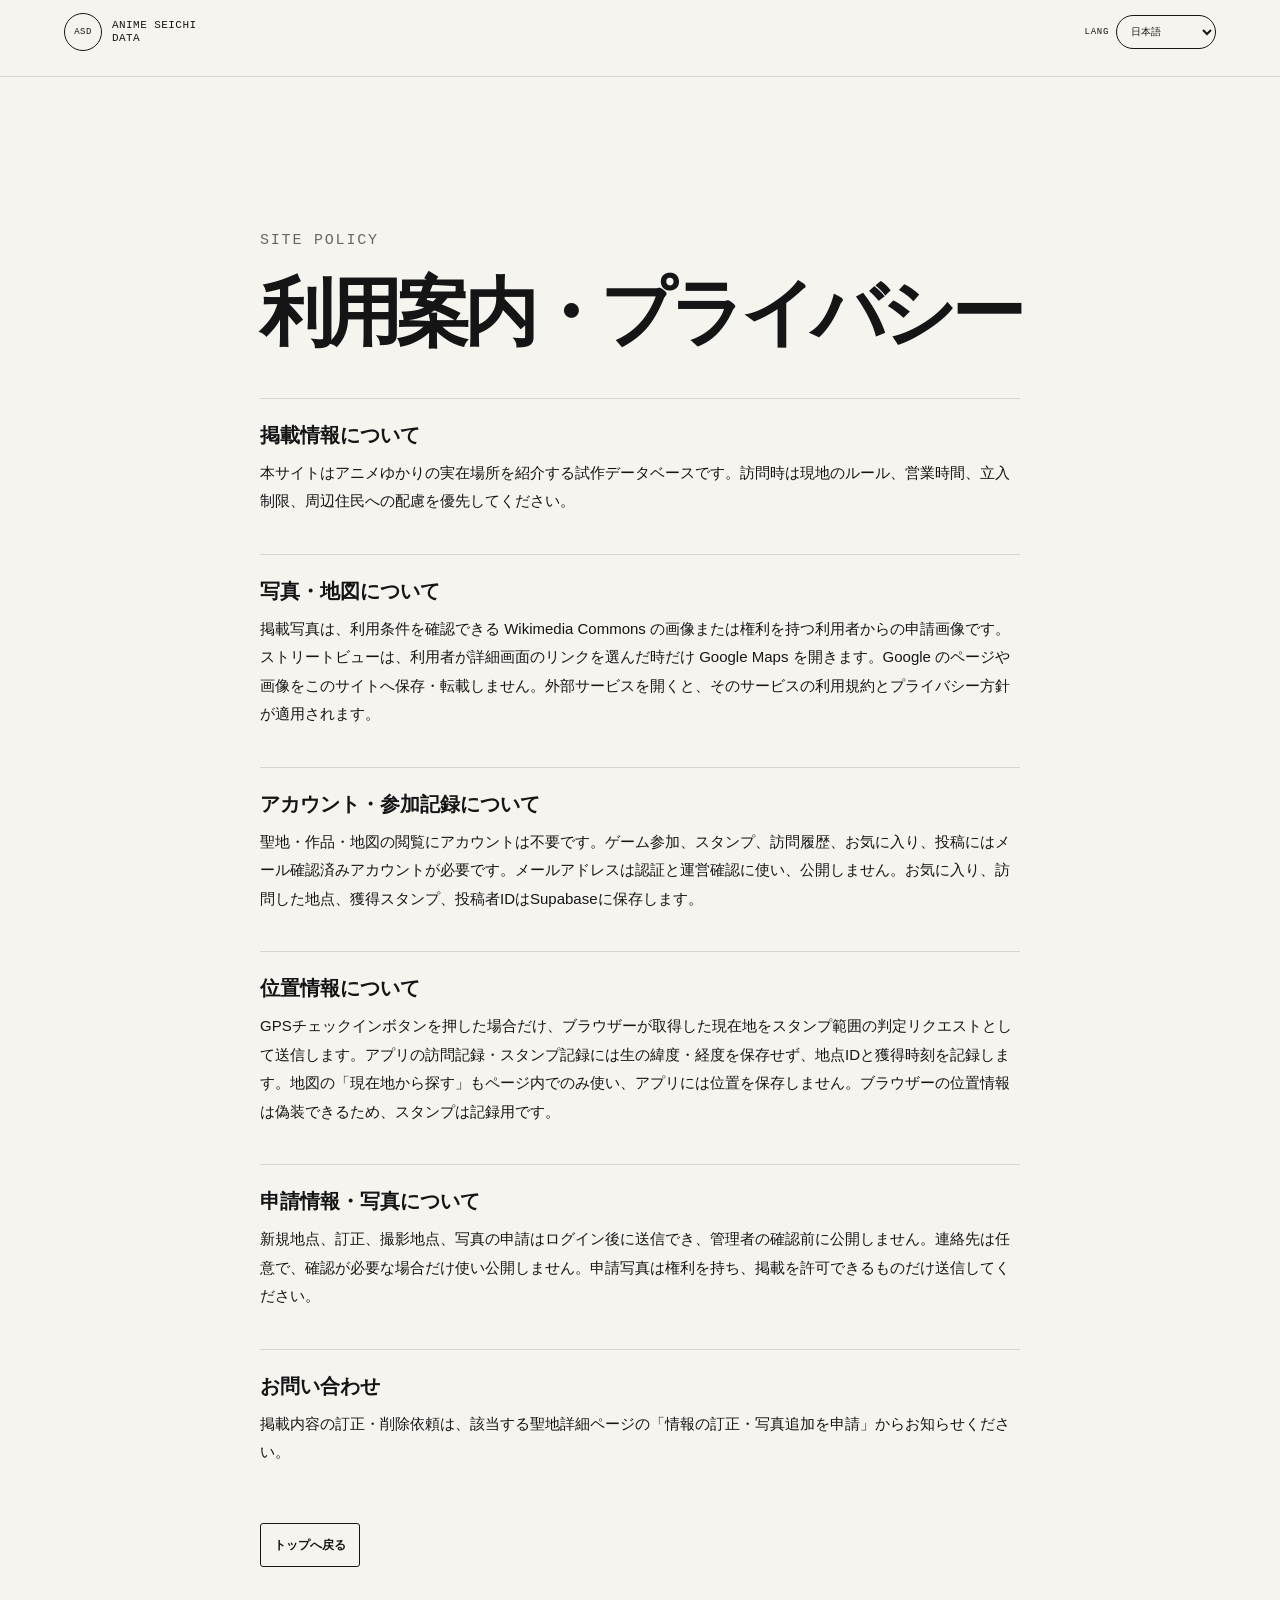
<file: privacy.html>
<!doctype html>
<html lang="ja">
  <head>
    <meta charset="UTF-8" />
    <meta name="viewport" content="width=device-width, initial-scale=1.0" />
    <meta name="description" content="ANIME SEICHI DATA site guide and privacy information" />
    <title>利用案内・プライバシー | ANIME SEICHI DATA</title>
    <link rel="stylesheet" href="styles.css?v=20261003-game-v1" />
  </head>
  <body>
    <header class="site-header"><div class="header-top"><a class="brand" href="index.html" aria-label="ホームへ" data-privacy-home><span class="brand-mark">ASD</span><span>ANIME SEICHI<br />DATA</span></a><label class="language-control"><span>LANG</span><select id="privacyLanguage" aria-label="言語を選択"><option value="ja">日本語</option><option value="en">English</option></select></label></div></header>
    <main class="legal-page">
      <p class="eyebrow">SITE POLICY</p>
      <div data-privacy-language="ja">
        <h1>利用案内・プライバシー</h1>
        <section><h2>掲載情報について</h2><p>本サイトはアニメゆかりの実在場所を紹介する試作データベースです。訪問時は現地のルール、営業時間、立入制限、周辺住民への配慮を優先してください。</p></section>
        <section><h2>写真・地図について</h2><p>掲載写真は、利用条件を確認できる Wikimedia Commons の画像または権利を持つ利用者からの申請画像です。ストリートビューは、利用者が詳細画面のリンクを選んだ時だけ Google Maps を開きます。Google のページや画像をこのサイトへ保存・転載しません。外部サービスを開くと、そのサービスの利用規約とプライバシー方針が適用されます。</p></section>
        <section><h2>アカウント・参加記録について</h2><p>聖地・作品・地図の閲覧にアカウントは不要です。ゲーム参加、スタンプ、訪問履歴、お気に入り、投稿にはメール確認済みアカウントが必要です。メールアドレスは認証と運営確認に使い、公開しません。お気に入り、訪問した地点、獲得スタンプ、投稿者IDはSupabaseに保存します。</p></section>
        <section><h2>位置情報について</h2><p>GPSチェックインボタンを押した場合だけ、ブラウザーが取得した現在地をスタンプ範囲の判定リクエストとして送信します。アプリの訪問記録・スタンプ記録には生の緯度・経度を保存せず、地点IDと獲得時刻を記録します。地図の「現在地から探す」もページ内でのみ使い、アプリには位置を保存しません。ブラウザーの位置情報は偽装できるため、スタンプは記録用です。</p></section>
        <section><h2>申請情報・写真について</h2><p>新規地点、訂正、撮影地点、写真の申請はログイン後に送信でき、管理者の確認前に公開しません。連絡先は任意で、確認が必要な場合だけ使い公開しません。申請写真は権利を持ち、掲載を許可できるものだけ送信してください。</p></section>
        <section><h2>お問い合わせ</h2><p>掲載内容の訂正・削除依頼は、該当する聖地詳細ページの「情報の訂正・写真追加を申請」からお知らせください。</p></section>
        <p><a class="map-link" href="index.html">トップへ戻る</a></p>
      </div>
      <div data-privacy-language="en" hidden>
        <h1>Site Guide &amp; Privacy</h1>
        <section><h2>About listed locations</h2><p>This prototype database introduces real-world places connected to anime. When visiting, follow local rules, opening hours, and access restrictions, and respect nearby residents.</p></section>
        <section><h2>Photos &amp; maps</h2><p>Photos come from Wikimedia Commons images whose reuse terms have been checked or from submissions by rights holders. Street View opens Google Maps only when a visitor selects its link in a location detail. This site does not store or republish Google pages or images. External services are governed by their own terms and privacy policies.</p></section>
        <section><h2>Accounts &amp; participation records</h2><p>You can browse locations, anime, and maps without an account. A confirmed email account is required for game participation, stamps, visit history, favorites, and submissions. Your email is used for authentication and verification and is not published. Favorites, visited location IDs, collected stamps, and a submitter ID are stored in Supabase.</p></section>
        <section><h2>Location data</h2><p>When you press the check-in button, your browser location is sent in a request to check the stamp area. The app does not store raw latitude and longitude in visit or stamp records; it records only the place ID and stamp time. The map's nearby search uses your location only on the page and does not save it to the app. Browser location can be spoofed, so stamps are records for fun.</p></section>
        <section><h2>Submissions &amp; photos</h2><p>New locations, corrections, viewpoints, and photos can be submitted after login. They are not published before admin review. Contact details are optional, used only when verification is needed, and never published. Submit only photos you have the right to share and have authorized for publication.</p></section>
        <section><h2>Contact</h2><p>To request a correction or removal, use “Submit a correction or photo” on the relevant location details page.</p></section>
        <p><a class="map-link" href="index.html">Back to home</a></p>
      </div>
    </main>
    <script>
      const languageSelect = document.querySelector("#privacyLanguage");
      const pageTitle = { ja:"利用案内・プライバシー | ANIME SEICHI DATA", en:"Site Guide & Privacy | ANIME SEICHI DATA" };
      const renderLanguage = (language) => {
        const selected = language === "en" ? "en" : "ja";
        document.documentElement.lang = selected;
        languageSelect.value = selected;
        document.title = pageTitle[selected];
        document.querySelectorAll("[data-privacy-language]").forEach((section) => { section.hidden = section.dataset.privacyLanguage !== selected; });
        document.querySelector("[data-privacy-home]").setAttribute("aria-label", selected === "en" ? "Go to home" : "ホームへ");
        languageSelect.setAttribute("aria-label", selected === "en" ? "Select language" : "言語を選択");
      };
      renderLanguage(localStorage.getItem("anime-seichi-language") || "ja");
      languageSelect.addEventListener("change", () => { localStorage.setItem("anime-seichi-language", languageSelect.value); renderLanguage(languageSelect.value); });
    </script>
  </body>
</html>
</file>
<file: styles.css>
:root { --ink:#151515; --paper:#f6f4ef; --line:#d8d5cc; --orange:#ff6b35; --blue:#6b8cff; --yellow:#eabf28; --green:#47a87a; --red:#e75353; --purple:#9d70d6; }
* { box-sizing:border-box; }
html { scroll-behavior:smooth; }
body { margin:0; background:var(--paper); color:var(--ink); font-family:"Noto Sans JP",sans-serif; }
button,input { font:inherit; }
button { cursor:pointer; }
.site-header { height:76px; padding:0 5vw; display:flex; align-items:center; justify-content:space-between; border-bottom:1px solid var(--line); background:rgba(246,244,239,.92); position:sticky; top:0; z-index:10; backdrop-filter:blur(12px); }
.brand { display:flex; align-items:center; gap:10px; color:inherit; font-family:"DM Mono",monospace; font-size:11px; font-weight:500; line-height:1.18; text-decoration:none; letter-spacing:.04em; }
.brand-mark { display:grid; place-items:center; width:38px; height:38px; border:1.5px solid var(--ink); border-radius:50%; font-size:9px; }
nav { display:flex; gap:28px; margin-left:auto; margin-right:35px; } nav a { color:inherit; font-size:13px; text-decoration:none; } nav a:hover { text-decoration:underline; }
.menu-button { border:0; background:var(--ink); color:#fff; border-radius:999px; padding:10px 15px; font:500 10px "DM Mono",monospace; letter-spacing:.09em; }
.hero { min-height:580px; padding:100px 12vw 86px; position:relative; overflow:hidden; border-bottom:1px solid var(--line); background:radial-gradient(circle at 79% 44%,#ece4d3 0 20%,transparent 20.2%),var(--paper); }
.eyebrow { margin:0 0 20px; font:500 11px "DM Mono",monospace; letter-spacing:.12em; color:#69665e; }
h1,h2,h3,p { margin-top:0; } h1 { max-width:800px; margin-bottom:25px; font-size:clamp(48px,7.4vw,100px); font-weight:800; letter-spacing:-.09em; line-height:1.05; } h1 em,h2 em { color:var(--orange); font-style:normal; }
.hero-copy { max-width:440px; font-size:15px; line-height:2; }
.primary-button { display:inline-flex; gap:25px; align-items:center; margin-top:18px; padding:15px 18px; border-radius:4px; background:var(--ink); color:white; font-weight:600; font-size:13px; text-decoration:none; } .primary-button > span:last-child { font-size:19px; }
.hero-orbit { display:grid; place-items:center; width:260px; height:260px; border:1px solid var(--ink); border-radius:50%; position:absolute; right:12vw; top:170px; transform:rotate(-15deg); } .hero-orbit:before,.hero-orbit:after { content:""; position:absolute; inset:17px; border:1px solid #aaa69b; border-radius:50%; } .hero-orbit:after { inset:58px; border-color:var(--orange); } .hero-orbit span { font:500 13px/1.4 "DM Mono",monospace; text-align:center; letter-spacing:.1em; }
.stats { display:grid; grid-template-columns:repeat(4,1fr); border-bottom:1px solid var(--line); } .stats div { padding:30px 5vw; border-right:1px solid var(--line); } .stats div:last-child { border:0; } .stats strong { display:block; font:500 38px "DM Mono",monospace; letter-spacing:-.08em; } .stats span { font-size:12px; color:#68655e; }
.explore { padding:105px 5vw 120px; max-width:1480px; margin:auto; } .section-heading h2,.method h2 { font-size:clamp(35px,4vw,58px); margin-bottom:12px; letter-spacing:-.08em; line-height:1.15; } .section-heading > p:last-child { color:#66635b; font-size:14px; }
.search-panel { display:flex; flex-direction:column; gap:14px; margin:40px 0 14px; align-items:stretch; } .search-box { width:100%; height:68px; display:flex; align-items:center; gap:14px; padding:0 22px; border:1px solid var(--ink); border-radius:4px; background:#fff; cursor:text; } .search-box:focus-within { outline:3px solid #ffba9f; outline-offset:2px; }.search-box span { font-size:32px; line-height:1; transform:rotate(-20deg); } .search-box input { width:100%; min-width:0; border:0; outline:0; background:transparent; color:var(--ink); caret-color:var(--orange); -webkit-text-fill-color:var(--ink); font-size:16px; font-weight:500; }.search-box input::placeholder { color:#827e75; opacity:1; }
.filter-controls { display:grid; grid-template-columns:1fr 1fr 1fr auto; gap:10px; align-items:end; }.filter-controls label { display:grid; gap:6px; color:#5f5b53; font-size:11px; font-weight:700; }.filter-controls select,.filter-controls input { width:100%; min-height:44px; padding:10px 12px; border:1px solid var(--line); border-radius:4px; background:#fff; color:var(--ink); font:13px "Noto Sans JP",sans-serif; }.filter-controls select { cursor:pointer; }.filter-controls select:focus,.filter-controls input:focus { outline:2px solid #ffba9f; outline-offset:1px; border-color:var(--orange); }.work-filter { position:relative; }.work-input-wrap { display:block; position:relative; }.work-input-wrap input { padding-right:42px; }.work-suggestions-toggle { display:grid; place-items:center; width:38px; height:38px; position:absolute; top:3px; right:3px; border:0; background:transparent; color:var(--ink); font-size:18px; }.work-suggestions { display:grid; width:100%; max-height:210px; position:absolute; z-index:5; top:100%; left:0; overflow-y:auto; border:1px solid var(--ink); border-radius:4px; background:#fff; box-shadow:4px 5px 0 #2222; }.work-suggestions[hidden] { display:none!important; }.work-suggestions button { padding:10px 12px; border:0; border-bottom:1px solid var(--line); background:#fff; color:var(--ink); font:13px "Noto Sans JP",sans-serif; text-align:left; }.work-suggestions button:last-child { border-bottom:0; }.work-suggestions button:hover { background:#ffeadf; }.filter-reset { min-height:44px; padding:0 14px; border:1px solid var(--ink); border-radius:4px; background:transparent; color:var(--ink); font-size:12px; font-weight:700; white-space:nowrap; }.filter-reset:hover { background:var(--ink); color:#fff; }
.result-status { margin:0 0 18px; font:12px "DM Mono",monospace; color:#77736a; }.place-grid { display:grid; grid-template-columns:repeat(3,1fr); gap:12px; }.place-card { min-height:245px; padding:20px; position:relative; text-align:left; color:var(--ink); border:1px solid var(--ink); border-radius:4px; background:#fff; overflow:hidden; animation:rise .4s both; animation-delay:var(--delay); transition:transform .2s,box-shadow .2s; }.place-card:hover { transform:translate(-3px,-3px); box-shadow:5px 5px 0 var(--ink); }.place-card:after { content:""; width:145px; height:145px; position:absolute; right:-54px; bottom:-62px; border:1px solid currentColor; border-radius:48% 52% 60% 40%; opacity:.23; }.place-card.orange { background:#ffeadf; }.place-card.blue { background:#e8edff; }.place-card.yellow { background:#fff5c7; }.place-card.green { background:#e2f2e8; }.place-card.red { background:#fee4e4; }.place-card.purple { background:#f0e7fb; }.card-number,.card-location,.card-work { display:block; position:relative; z-index:1; }.card-number { font:11px "DM Mono",monospace; }.card-location { margin-top:67px; color:#68655d; font-size:11px; }.place-card strong { display:block; position:relative; z-index:1; margin:5px 0; font-size:22px; letter-spacing:-.06em; }.card-work { font-size:12px; }.card-arrow { display:grid; place-items:center; width:31px; height:31px; position:absolute; right:18px; bottom:17px; border:1px solid var(--ink); border-radius:50%; font-size:18px; }.empty-state { grid-column:1/-1; padding:35px; border:1px dashed var(--line); color:#77736a; text-align:center; }
.filter-controls label:not(.work-filter) { position:relative; }.filter-controls label:not(.work-filter)::after,.work-suggestions-toggle::before { content:""; width:7px; height:7px; border-right:1.5px solid currentColor; border-bottom:1.5px solid currentColor; transform:rotate(45deg); pointer-events:none; }.filter-controls label:not(.work-filter)::after { position:absolute; right:16px; bottom:18.5px; }.filter-controls select { appearance:none; -webkit-appearance:none; padding-right:42px; }.work-suggestions-toggle { width:39px; height:44px; top:0; right:0; font-size:0; }.work-suggestions-toggle::before { display:block; position:relative; top:5px; }.work-suggestions-toggle[aria-expanded="true"]::before { transform:rotate(225deg); }
.submission { display:grid; grid-template-columns:.85fr 1.15fr; gap:9vw; padding:105px 10vw; border-top:1px solid var(--line); background:#eae7df; }.submission h2 { margin-bottom:20px; font-size:clamp(36px,4vw,58px); letter-spacing:-.08em; line-height:1.15; }.submission h2 em { color:var(--orange); font-style:normal; }.submission-intro > p { max-width:390px; font-size:14px; line-height:1.9; }.submission-disclaimer { margin-top:24px; color:#716d64; font-size:11px!important; }.submission-form { display:grid; grid-template-columns:1fr 1fr; gap:16px; align-content:start; }.submission-form label { display:grid; gap:7px; color:#4c4942; font-size:11px; font-weight:600; }.submission-form input,.submission-form textarea,.submission-form select { width:100%; padding:12px; border:1px solid #aaa69b; border-radius:3px; background:#f8f6f0; color:var(--ink); font:13px "Noto Sans JP",sans-serif; resize:vertical; }.submission-form select { min-height:45px; cursor:pointer; }.submission-form input:focus,.submission-form textarea:focus,.submission-form select:focus { outline:2px solid var(--orange); outline-offset:1px; border-color:var(--orange); }.form-wide { grid-column:1/-1; }.submit-button { display:flex; align-items:center; justify-content:space-between; padding:15px 17px; border:0; border-radius:3px; background:var(--ink); color:#fff; font-size:13px; font-weight:700; }.submit-button span { font-size:20px; }.form-status { min-height:20px; margin:0; color:#1d6b4b; font-size:12px; line-height:1.6; }
.method { display:grid; grid-template-columns:1fr 1fr; gap:10vw; padding:110px 10vw; background:var(--ink); color:#f8f6f0; }.method .eyebrow { color:#c9c5bb; }.method h2 { font-size:clamp(38px,4.8vw,70px); }.method-content > p { max-width:500px; line-height:2; color:#d3d0c8; }.grade-list { margin-top:34px; border-top:1px solid #57544d; }.grade-list article { display:flex; gap:18px; padding:18px 0; border-bottom:1px solid #57544d; }.grade-list b { display:grid; flex:0 0 auto; place-items:center; width:31px; height:31px; border-radius:50%; background:var(--orange); color:var(--ink); font:500 14px "DM Mono",monospace; }.grade-list h3 { margin:0 0 4px; font-size:14px; }.grade-list p { margin:0; color:#c9c5bb; font-size:12px; }
footer { display:flex; justify-content:space-between; padding:23px 5vw; font:10px "DM Mono",monospace; color:#6e6a62; }.place-dialog { width:min(700px,calc(100% - 28px)); padding:42px; border:0; border-radius:6px; background:var(--paper); color:var(--ink); box-shadow:0 20px 80px #0005; }.place-dialog::backdrop { background:#171717aa; backdrop-filter:blur(3px); }.dialog-close { width:36px; height:36px; position:absolute; top:16px; right:16px; border:1px solid var(--ink); border-radius:50%; background:transparent; color:var(--ink); font-size:0; }.dialog-close::before,.dialog-close::after { content:""; width:18px; height:2px; position:absolute; top:50%; left:50%; border-radius:2px; background:currentColor; transform-origin:center; }.dialog-close::before { transform:translate(-50%,-50%) rotate(45deg); }.dialog-close::after { transform:translate(-50%,-50%) rotate(-45deg); }.dialog-title-row { display:flex; justify-content:space-between; gap:20px; }.dialog-place { margin:0; font-size:12px; color:#68655e; }.dialog-title-row h2 { margin:4px 0 25px; font-size:36px; letter-spacing:-.07em; }.dialog-title-row .grade { position:static; align-self:start; margin-top:7px; }.grade small { font:10px "Noto Sans JP",sans-serif; }.detail-grid { display:grid; grid-template-columns:1fr 1fr; border-top:1px solid var(--line); }.detail-grid div { min-height:70px; padding:14px 8px; border-bottom:1px solid var(--line); }.detail-grid div:nth-child(odd) { border-right:1px solid var(--line); }.detail-grid .wide { grid-column:1/-1; border-right:0!important; }.detail-grid dt { margin-bottom:6px; color:#716d64; font:10px "DM Mono",monospace; }.detail-grid dd { margin:0; font-size:13px; line-height:1.6; }.checked { margin:0; color:#77736b; font:10px "DM Mono",monospace; }
@keyframes rise { from { opacity:0; transform:translateY(10px); } to { opacity:1; transform:translateY(0); } }
.map-link { display:inline-flex; margin-top:18px; padding:10px 13px; border:1px solid var(--ink); border-radius:3px; color:var(--ink); font-size:12px; font-weight:600; text-decoration:none; }.map-link:hover { background:var(--ink); color:#fff; }
.work-details { margin:24px 0 14px; border-top:1px solid var(--line); border-bottom:1px solid var(--line); }.work-details summary { padding:15px 2px; cursor:pointer; font-size:13px; font-weight:700; }.work-details dl { display:grid; grid-template-columns:1fr 1fr; margin:0; }.work-details dl div { padding:11px 7px; border-top:1px solid var(--line); }.work-details dt { margin-bottom:4px; color:#716d64; font:10px "DM Mono",monospace; }.work-details dd { margin:0; font-size:12px; line-height:1.6; }
.admin-body { min-height:100vh; background:var(--paper); }.admin-main { width:min(1040px,calc(100% - 40px)); margin:0 auto; padding:80px 0; }.admin-login { max-width:510px; padding:34px; border:1px solid var(--ink); border-radius:4px; background:#fff; }.admin-login h1,.admin-dashboard h1 { margin-bottom:11px; font-size:clamp(38px,5vw,62px); letter-spacing:-.08em; }.admin-login > p:not(.eyebrow) { color:#67635b; font-size:13px; line-height:1.8; }.auth-form { display:grid; gap:16px; margin-top:28px; }.auth-form label,.submission-item label { display:grid; gap:7px; font-size:11px; font-weight:700; }.auth-form input,.submission-item textarea { width:100%; padding:12px; border:1px solid #aaa69b; border-radius:3px; background:#fff; font:14px "Noto Sans JP",sans-serif; }.auth-form > div { display:flex; gap:10px; }.secondary-button { padding:11px 14px; border:1px solid var(--ink); border-radius:3px; background:transparent; color:var(--ink); font-size:12px; font-weight:700; }.admin-heading { display:flex; align-items:flex-start; justify-content:space-between; gap:20px; }.admin-tabs { display:flex; gap:8px; margin:30px 0 14px; }.admin-status { color:#716d64; font-size:12px; }.submission-list { display:grid; gap:12px; }.submission-item { padding:22px; border:1px solid var(--ink); border-radius:4px; background:#fff; }.submission-item-head { display:flex; justify-content:space-between; gap:12px; color:#716d64; font:10px "DM Mono",monospace; }.status-badge { padding:5px 8px; border-radius:3px; background:#e5e1d8; color:var(--ink); }.status-badge.approved { background:#bce6ce; }.status-badge.returned { background:#f4c7c7; }.submission-item h2 { margin:20px 0 4px; font-size:25px; letter-spacing:-.06em; }.submission-work { margin:0 0 18px; color:#67635b; font-size:12px; }.submission-item dl { display:grid; grid-template-columns:1fr 1fr; margin:0 0 17px; border-top:1px solid var(--line); }.submission-item dl div { padding:10px 7px; border-bottom:1px solid var(--line); }.submission-item dt { margin-bottom:5px; color:#716d64; font:10px "DM Mono",monospace; }.submission-item dd { margin:0; font-size:12px; line-height:1.7; }.submission-item a { color:inherit; }.review-actions { display:flex; gap:8px; margin-top:17px; }.review-actions button { padding:9px 12px; border:0; border-radius:3px; background:var(--ink); color:#fff; font-size:12px; font-weight:700; }.review-actions button:last-child { background:#9c4d4d; }.submit-button:disabled,.review-actions button:disabled { opacity:.55; cursor:not-allowed; }
.admin-page { min-height:100vh; background:var(--paper); }.admin-shell { width:min(1000px,calc(100% - 40px)); margin:0 auto; padding:50px 0 90px; }.admin-shell > .brand { margin-bottom:65px; }.admin-login { width:min(500px,100%); padding:35px; border:1px solid var(--ink); border-radius:5px; background:#fff; }.admin-login h1,.admin-panel h1 { margin-bottom:10px; font-size:40px; letter-spacing:-.08em; }.admin-login > p:not(.eyebrow) { color:#67635b; font-size:13px; }.login-form { display:grid; gap:16px; margin-top:28px; }.login-form label { display:grid; gap:7px; color:#4c4942; font-size:11px; font-weight:600; }.login-form input { padding:12px; border:1px solid #aaa69b; border-radius:3px; font:14px "Noto Sans JP",sans-serif; }.admin-panel-head { display:flex; align-items:start; justify-content:space-between; gap:20px; }.outline-button { padding:10px 13px; border:1px solid var(--ink); border-radius:3px; background:transparent; font-size:12px; }.admin-status { margin:30px 0 14px; font:12px "DM Mono",monospace; color:#67635b; }.submission-list { display:grid; gap:12px; }.submission-item { padding:22px; border:1px solid var(--ink); border-radius:4px; background:#fff; }.submission-item-head { display:flex; justify-content:space-between; align-items:center; gap:15px; }.submission-status { padding:5px 8px; border-radius:3px; background:#e5e1d8; font:10px "DM Mono",monospace; }.submission-status.approved { background:#bce6ce; }.submission-status.rejected { background:#f4c7c7; }.submission-item time { color:#716d64; font:10px "DM Mono",monospace; }.submission-item h2 { margin:20px 0 4px; font-size:25px; letter-spacing:-.06em; }.submission-work { margin:0 0 18px; color:#67635b; font-size:12px; }.submission-item dl { margin:0; }.submission-item dl div { padding:10px 0; border-top:1px solid var(--line); }.submission-item dt { margin-bottom:5px; color:#716d64; font:10px "DM Mono",monospace; }.submission-item dd { margin:0; font-size:12px; line-height:1.7; }.submission-item a { color:inherit; }.review-actions { display:flex; gap:8px; margin-top:17px; }.review-actions button { padding:9px 12px; border:1px solid var(--ink); border-radius:3px; background:var(--ink); color:#fff; font-size:12px; }.review-actions button:last-child { background:transparent; color:var(--ink); }.submit-button:disabled,.review-actions button:disabled { opacity:.55; cursor:not-allowed; }
@media (max-width:760px) { nav { display:none; }.site-header { padding:0 20px; }.hero { min-height:570px; padding:80px 24px; }.hero-orbit { width:170px; height:170px; right:-36px; bottom:30px; top:auto; }.hero-orbit span { font-size:9px; }.stats div { padding:18px 10px; }.stats strong { font-size:25px; }.stats span { font-size:10px; }.explore,.submission { padding:78px 20px; }.search-panel { align-items:stretch; flex-direction:column; }.filter-controls { grid-template-columns:1fr; }.place-grid { grid-template-columns:1fr; }.submission-form,.method { grid-template-columns:1fr; gap:35px; }.method { padding:75px 24px; } footer { gap:10px; flex-direction:column; }.place-dialog { padding:35px 20px 25px; }.dialog-title-row h2 { font-size:29px; }.detail-grid,.work-details dl { grid-template-columns:1fr; }.detail-grid div:nth-child(odd) { border-right:0; } }

/* Header search and colour modes */
.site-header { height:auto; min-height:76px; display:block; padding:0 5vw 12px; background:color-mix(in srgb, var(--paper) 92%, transparent); }
.header-top { height:64px; display:flex; align-items:center; justify-content:space-between; gap:22px; }
.header-top nav { margin-left:auto; margin-right:0; }
.theme-toggle { display:inline-flex; align-items:center; gap:7px; padding:9px 12px; border:1px solid var(--ink); border-radius:999px; background:transparent; color:var(--ink); font:500 10px "DM Mono",monospace; letter-spacing:.08em; }
.language-control { display:inline-flex; align-items:center; gap:7px; color:var(--ink); font:500 9px "DM Mono",monospace; letter-spacing:.08em; }.language-control select { min-height:34px; padding:6px 25px 6px 10px; border:1px solid var(--ink); border-radius:999px; background:var(--paper); color:var(--ink); font:500 10px "DM Mono",monospace; cursor:pointer; }
.theme-toggle:hover { background:var(--ink); color:var(--paper); }
.mobile-menu-toggle,.mobile-nav,.search-panel-toggle { display:none; }
.search-panel-toggle { display:inline-flex; align-items:center; gap:7px; padding:9px 12px; border:1px solid var(--ink); border-radius:999px; background:transparent; color:var(--ink); font:500 10px "DM Mono",monospace; letter-spacing:.04em; cursor:pointer; }
.search-panel-toggle:hover { background:var(--ink); color:var(--paper); }
.site-header.search-collapsed .header-search { display:none; }
.header-search { display:grid; grid-template-columns:minmax(230px,.9fr) minmax(540px,1.5fr); gap:12px; max-width:1480px; margin:auto; }
.header-search .search-box { height:44px; padding:0 13px; border-color:var(--line); }
.header-search .search-box span { font-size:24px; }
.header-search .search-box input { font-size:13px; }
.header-search .filter-controls { grid-template-columns:.9fr 1.15fr 1.25fr .9fr auto; }
.header-search .filter-controls select,.header-search .filter-controls input,.header-search .filter-reset { min-height:44px; }
.hero-copy,.hero h1,.hero .eyebrow,.primary-button { position:relative; z-index:1; }
.hero-copy { max-width:500px; padding:0; margin-left:0; background:transparent; }
.hero-orbit { right:7vw; top:145px; z-index:0; }
.place-photo { width:100%; height:250px; margin:0 0 24px; overflow:hidden; border:1px solid var(--line); border-radius:4px; background:#e5e3dd; }
.place-photo img { width:100%; height:100%; object-fit:cover; display:block; }
.place-photo figcaption { position:relative; margin-top:-30px; padding:6px 10px; background:#0009; color:#fff; font-size:10px; }
.scene-image { width:100%; margin:0 0 24px; overflow:hidden; border:1px solid var(--line); border-radius:4px; background:#161616; color:#fff; }
.scene-image > p { margin:0; padding:9px 12px; font:700 10px "DM Mono",monospace; letter-spacing:.1em; }
.scene-image img { width:100%; max-height:420px; object-fit:contain; display:block; background:#000; }
.scene-image figcaption { padding:8px 12px; color:#e9e9e9; font-size:11px; }
.scene-image a { color:inherit; }
.place-photo-empty { display:grid; place-content:center; gap:6px; text-align:center; color:#716d64; }
.place-photo-empty span { font:11px "DM Mono",monospace; letter-spacing:.14em; }.place-photo-empty strong { font-size:15px; }.place-photo-empty small { font-size:11px; }
.correction-panel { margin-top:24px; border-top:1px solid var(--line); }.correction-panel summary { padding:18px 0; color:var(--ink); font-size:13px; font-weight:700; cursor:pointer; }.correction-form { display:grid; gap:13px; padding:4px 0 12px; }.correction-form label { display:grid; gap:6px; color:#716d64; font-size:11px; font-weight:700; }.correction-form input,.correction-form textarea,.correction-form select { width:100%; padding:11px; border:1px solid var(--line); border-radius:3px; background:#fff; color:#151515; font:13px "Noto Sans JP",sans-serif; }.correction-form small,.submission-form small { color:#77736a; font-size:10px; font-weight:400; }.community-update { margin:20px 0; padding:15px; border-left:4px solid var(--orange); background:color-mix(in srgb,var(--orange) 10%,transparent); }.community-update strong { font-size:12px; }.community-update p { margin:6px 0 0; font-size:12px; line-height:1.7; white-space:pre-wrap; }.admin-submission-image { display:block; width:min(420px,100%); max-height:300px; margin:15px 0; border:1px solid var(--line); border-radius:4px; object-fit:cover; }.submission-target { padding:9px 11px; background:#eef3ff; color:#32435d; font-size:11px; }
body[data-theme="dark"] { --ink:#e7e9ec; --paper:#0d0f12; --line:#30343a; --orange:#78a9dc; --blue:#78a9dc; --yellow:#8ba7c2; --green:#7898b8; --red:#879db5; --purple:#8299b3; background:#0d0f12; color:#e7e9ec; color-scheme:dark; }
body[data-theme="dark"] .site-header { background:color-mix(in srgb,#0d0f12 94%,transparent); box-shadow:0 8px 24px #0005; }
body[data-theme="dark"] .hero { background:radial-gradient(circle at 79% 44%,#171b20 0 20%,transparent 20.2%),#0d0f12; }
body[data-theme="dark"] .hero-copy { background:transparent; }
body[data-theme="dark"] .hero-orbit { border-color:#555b63; color:#d8dadd; } body[data-theme="dark"] .hero-orbit:before { border-color:#30343a; } body[data-theme="dark"] .hero-orbit:after { border-color:#648eb8; }
body[data-theme="dark"] .primary-button { border:1px solid #4f7194; background:#18212b; color:#eaf2fa; box-shadow:none; font-weight:700; } body[data-theme="dark"] .primary-button:hover { background:#213142; border-color:#78a9dc; }
body[data-theme="dark"] .search-box,body[data-theme="dark"] .filter-controls select,body[data-theme="dark"] .filter-controls input,body[data-theme="dark"] .work-suggestions,body[data-theme="dark"] .work-suggestions button,body[data-theme="dark"] .language-control select { background:#15181c; color:var(--ink); border-color:#383d44; }
body[data-theme="dark"] .search-box input::placeholder,body[data-theme="dark"] .filter-controls input::placeholder { color:#858b93; } body[data-theme="dark"] .work-suggestions button:hover { background:#20262d; }
body[data-theme="dark"] .place-card,body[data-theme="dark"] .place-card.orange,body[data-theme="dark"] .place-card.blue,body[data-theme="dark"] .place-card.yellow,body[data-theme="dark"] .place-card.green,body[data-theme="dark"] .place-card.red,body[data-theme="dark"] .place-card.purple { background:#15181c; border-color:#383d44; } body[data-theme="dark"] .place-card:hover { border-color:#6f99c4; box-shadow:5px 5px 0 #050607; }
body[data-theme="dark"] .submission { background:#101216; } body[data-theme="dark"] .submission-form input,body[data-theme="dark"] .submission-form textarea,body[data-theme="dark"] .submission-form select { background:#15181c; color:var(--ink); border-color:#383d44; } body[data-theme="dark"] .place-dialog { background:#111317; color:var(--ink); } body[data-theme="dark"] .place-photo { background:#15181c; }
body[data-theme="dark"] .method { background:#08090b; color:#e7e9ec; } body[data-theme="dark"] .grade-list b { background:#78a9dc; color:#0a0c0f; }
body[data-theme="dark"] .correction-form input,body[data-theme="dark"] .correction-form textarea,body[data-theme="dark"] .correction-form select { background:#15181c; color:var(--ink); border-color:#383d44; }
body[data-theme="dark"] .eyebrow,body[data-theme="dark"] .stats span,body[data-theme="dark"] .section-heading > p:last-child,body[data-theme="dark"] .filter-controls label,body[data-theme="dark"] .result-status,body[data-theme="dark"] .card-location,body[data-theme="dark"] .submission-form label,body[data-theme="dark"] .submission-disclaimer,body[data-theme="dark"] .dialog-place,body[data-theme="dark"] .detail-grid dt,body[data-theme="dark"] .checked,body[data-theme="dark"] .work-details dt,body[data-theme="dark"] .correction-form label,body[data-theme="dark"] .place-photo-empty,body[data-theme="dark"] footer { color:#969ba2; }
body[data-theme="dark"] .theme-toggle:hover,body[data-theme="dark"] .filter-reset:hover { background:#e7e9ec; color:#0d0f12; }
body[data-theme="dark"] .menu-button,body[data-theme="dark"] .mobile-menu-toggle,body[data-theme="dark"] .submit-button { background:#1a1d22; color:#e7e9ec; border:1px solid #3b4148; } body[data-theme="dark"] .menu-button:hover,body[data-theme="dark"] .mobile-menu-toggle:hover,body[data-theme="dark"] .submit-button:hover { background:#222a33; border-color:#648eb8; }
body[data-theme="dark"] .map-link:hover { background:#e7e9ec; color:#0d0f12; }

/* Location cards */
.place-grid { grid-template-columns:repeat(4,minmax(0,1fr)); gap:18px; }
.place-card,.place-card.orange,.place-card.blue,.place-card.yellow,.place-card.green,.place-card.red,.place-card.purple { min-height:0; display:flex; flex-direction:column; padding:0; border:0; border-radius:26px; background:#fff; box-shadow:0 8px 18px #30291c15; color:#202938; overflow:hidden; }
.place-card:hover { transform:translateY(-4px); box-shadow:0 15px 28px #30291c25; }
.place-card:after { display:none; }
.place-card-photo { width:100%; height:155px; display:block; position:relative; overflow:hidden; background:#ddd8cf; }
.place-card-photo img { width:100%; height:100%; display:block; object-fit:cover; transition:transform .35s ease; }
.place-card-photo-credit { position:absolute; right:10px; bottom:9px; max-width:75%; overflow:hidden; padding:4px 6px; border-radius:3px; background:#000a; color:#fff; font:8px "DM Mono","Noto Sans JP",sans-serif; text-overflow:ellipsis; white-space:nowrap; }
.place-card:hover .place-card-photo img { transform:scale(1.035); }
.place-card-photo-empty { display:grid; place-content:center; gap:8px; background:linear-gradient(135deg,#dcd6ca,#eeeae2); color:#77736b; }
.place-card-photo-empty::before { content:""; width:55px; height:38px; margin:auto; border:1.5px solid currentColor; border-radius:3px; background:linear-gradient(145deg,transparent 47%,currentColor 48% 51%,transparent 52%),linear-gradient(35deg,transparent 44%,currentColor 45% 48%,transparent 49%); opacity:.55; }
.place-card-photo-empty > span { font:10px "DM Mono",monospace; letter-spacing:.14em; }
.place-card-photo-empty small { font-size:12px; }
.place-card-body { min-height:156px; display:flex; flex-direction:column; align-items:flex-start; padding:18px 20px; }
.place-card strong { margin:0 0 9px; color:#202938; font-size:clamp(18px,1.45vw,22px); line-height:1.3; letter-spacing:-.055em; }
.card-location { margin:0 0 9px; display:flex; align-items:flex-start; gap:7px; color:#687286; font-size:12px; line-height:1.5; }
.card-location span { flex:0 0 auto; color:#e04b4b; font-size:12px; line-height:1.8; }
.card-scene { display:-webkit-box; overflow:hidden; color:#465267; font-size:12px; line-height:1.55; text-align:left; -webkit-box-orient:vertical; -webkit-line-clamp:2; }
.card-work { margin-top:auto; padding-top:10px; color:#64738a; font:9px "DM Mono","Noto Sans JP",sans-serif; letter-spacing:.05em; }
.card-number,.card-arrow { display:none; }
body[data-theme="dark"] .place-card,body[data-theme="dark"] .place-card.orange,body[data-theme="dark"] .place-card.blue,body[data-theme="dark"] .place-card.yellow,body[data-theme="dark"] .place-card.green,body[data-theme="dark"] .place-card.red,body[data-theme="dark"] .place-card.purple { background:#15191f; border-color:transparent; box-shadow:0 8px 18px #0007; color:#e7e9ec; }
body[data-theme="dark"] .place-card:hover { border-color:transparent; box-shadow:0 15px 28px #000b; }
body[data-theme="dark"] .place-card strong { color:#eef1f5; }
body[data-theme="dark"] .card-location { color:#a9b4c3; }
body[data-theme="dark"] .card-scene { color:#c0c9d4; }
.review-actions { flex-wrap:wrap; }.review-actions button[data-action="approved"] { background:#176b45; }.review-actions button[data-action="pending"] { background:#62605a; }.review-actions button[data-action="returned"] { background:#9c4d4d; color:#fff; }.review-note { margin:10px 0 0; color:#716d64; font-size:11px; }.review-guide { margin:0 0 4px; padding:16px 18px; border-left:4px solid #62605a; background:#f1efe9; color:#38362f; }.review-guide strong { font-size:13px; }.review-guide ul { margin:8px 0 0; padding-left:18px; font-size:12px; line-height:1.75; }.review-guide b { color:#161616; }
body[data-theme="dark"] .card-work { color:#91a2b7; }
body[data-theme="dark"] .place-card-photo-empty { background:linear-gradient(135deg,#20262d,#14181e); color:#9ba8b6; }
@media (max-width:1180px) { .place-grid { grid-template-columns:repeat(3,minmax(0,1fr)); } }
@media (max-width:900px) { .place-grid { grid-template-columns:repeat(2,minmax(0,1fr)); } }
@media (max-width:760px) { .place-grid { grid-template-columns:1fr; gap:18px; }.place-card { border-radius:20px; }.place-card-photo { height:210px; }.place-card-body { min-height:176px; padding:20px 22px; }.place-card strong { font-size:22px; }.card-location,.card-scene { font-size:14px; } }
@media (max-width:1000px) { .header-search { grid-template-columns:1fr; } }
@media (min-width:761px) and (max-width:1000px) { .search-panel-toggle { padding:9px; }.search-panel-toggle #searchPanelToggleText { display:none; } }
@media (max-width:760px) { #top,#places,#submission { scroll-margin-top:74px; }.site-header { min-height:62px; padding:0 16px; }.header-top { height:62px; gap:7px; }.header-top > nav { display:none; }.brand { margin-right:auto; }.brand-mark { width:34px; height:34px; }.language-control > span { display:none; }.language-control select { width:66px; min-height:32px; padding:5px 20px 5px 8px; }.theme-toggle { padding:8px 9px; }.search-panel-toggle { display:none; }.mobile-menu-toggle { display:inline-flex; align-items:center; gap:6px; padding:8px 9px; border:1px solid var(--ink); border-radius:999px; background:var(--ink); color:var(--paper); font:500 10px "DM Mono",monospace; letter-spacing:.06em; }.site-header:not(.is-open) .header-search { display:none!important; }.site-header.is-open .header-search { display:grid!important; max-height:calc(100dvh - 62px); padding:12px 0 16px; overflow-y:auto; border-top:1px solid var(--line); }.mobile-nav { display:grid; grid-template-columns:1fr 1fr; gap:8px; order:-1; }.mobile-nav a { padding:12px; border:1px solid var(--line); border-radius:4px; color:var(--ink); font-size:12px; font-weight:700; text-align:center; text-decoration:none; }.header-search .filter-controls { grid-template-columns:1fr 1fr; }.header-search .filter-reset { grid-column:1/-1; }.hero-copy { max-width:360px; }.hero-orbit { opacity:.35; }.place-photo { height:190px; } }

/* Works index */
.works-page { min-height:100vh; background:var(--paper); }
.works-header { padding-bottom:0; }
.works-header nav a[aria-current="page"] { text-decoration:underline; text-underline-offset:7px; }
.works-main { width:min(1480px,90vw); min-height:calc(100vh - 130px); margin:0 auto; padding:130px 0 110px; }
.works-intro { display:grid; grid-template-columns:1fr minmax(300px,520px); gap:14px 60px; align-items:end; padding-bottom:45px; border-bottom:1px solid var(--line); }
.works-intro .eyebrow { grid-column:1/-1; }
.works-intro h1 { margin:0; font-size:clamp(48px,7vw,105px); letter-spacing:-.09em; line-height:.95; }
.works-intro > p:not(.eyebrow,.works-result) { max-width:580px; margin:0; color:#6e6a62; font-size:14px; line-height:1.9; }
.works-search { height:58px; display:flex; grid-column:2; align-items:center; gap:12px; padding:0 17px; border:1px solid var(--ink); border-radius:4px; background:#fff; }
.works-search span { font-size:27px; }
.works-search input { width:100%; border:0; outline:0; background:transparent; color:#151515; font:14px "Noto Sans JP",sans-serif; }
.works-result { grid-column:1/-1; margin:10px 0 0; color:#716d64; font:11px "DM Mono",monospace; }
.works-grid { display:grid; grid-template-columns:repeat(5,minmax(0,1fr)); gap:16px; padding-top:30px; }
.work-card { min-height:440px; display:flex; position:relative; flex-direction:column; align-items:flex-start; padding:0 17px 17px; border:1px solid var(--line); border-radius:5px; background:#f3f0e9; color:var(--ink); text-align:left; cursor:pointer; overflow:hidden; animation:rise .35s ease both; animation-delay:var(--delay); }
.work-card:hover { border-color:var(--ink); box-shadow:5px 5px 0 var(--ink); transform:translate(-2px,-2px); }
.work-card-art { width:calc(100% + 34px); height:288px; display:block; position:relative; margin:0 -17px 15px; overflow:hidden; border-bottom:1px solid var(--line); background:#e1ded5; }
.work-card-art img { width:100%; height:100%; display:block; object-fit:cover; object-position:center; }
.work-card-art-focus-right img { object-position:right center; }
.work-card-art small { position:absolute; right:8px; bottom:7px; padding:3px 5px; background:#000a; color:#fff; font:8px "DM Mono",monospace; letter-spacing:.03em; }
.work-card-art-placeholder { display:grid; place-items:center; background:radial-gradient(circle at 52% 42%,transparent 0 27px,#bbb6ab 27.5px 29px,transparent 29.5px 44px,#c8c3b8 44.5px 46px,transparent 46.5px),#e1ded5; color:#716d64; }
.work-spot-series-title { display:block; margin-top:4px; color:var(--orange); font-weight:700; }
.work-spot-detail-link { color:inherit; text-decoration:none; }.work-spot-detail-link:hover { text-decoration:underline; }
.work-card-art-placeholder span { display:grid; place-items:center; width:38px; height:38px; border:1px solid currentColor; border-radius:50%; font:9px "DM Mono",monospace; }
.work-card-number,.work-card-meta { color:#77736b; font:10px "DM Mono",monospace; letter-spacing:.08em; }
.work-card-meta { margin:0 0 6px; }
.work-card strong { max-width:100%; display:-webkit-box; overflow:hidden; font-size:18px; letter-spacing:-.06em; line-height:1.4; -webkit-box-orient:vertical; -webkit-line-clamp:2; }
.work-card-prefectures { display:-webkit-box; overflow:hidden; margin:8px 0 14px; color:#66625b; font-size:10px; line-height:1.55; -webkit-box-orient:vertical; -webkit-line-clamp:2; }
.work-card-stats { display:flex; gap:7px; margin-top:auto; }
.work-card-stats b { padding:6px 8px; border:1px solid var(--line); border-radius:999px; font-size:10px; }
.work-card-action { position:absolute; right:22px; bottom:27px; font-size:11px; font-weight:700; }
.work-dialog { width:min(940px,calc(100% - 28px)); max-height:min(880px,calc(100dvh - 28px)); }
.work-dialog-title { display:flex; align-items:flex-end; justify-content:space-between; gap:25px; margin-bottom:22px; }
.work-dialog-title h2 { max-width:700px; margin:5px 0 0; font-size:clamp(32px,5vw,58px); letter-spacing:-.08em; line-height:1.12; }
.work-dialog-title > div { display:flex; flex:0 0 auto; gap:7px; }
.work-dialog-title b { padding:7px 9px; border:1px solid var(--line); border-radius:999px; font-size:10px; }
.work-summary { padding:17px 0; border-top:1px solid var(--line); }
.work-summary h3 { margin:0 0 7px; font-size:11px; }
.work-summary p { margin:0; color:#625f58; font-size:12px; line-height:1.85; }
.work-metadata { display:grid; grid-template-columns:1fr 1fr; margin:0; border-top:1px solid var(--line); }
.work-metadata div { padding:13px 7px; border-bottom:1px solid var(--line); }
.work-metadata dt,.work-spot-item dt { margin-bottom:5px; color:#716d64; font:9px "DM Mono",monospace; }
.work-metadata dd,.work-spot-item dd { margin:0; font-size:12px; }
.work-links { display:flex; flex-wrap:wrap; gap:8px; margin-bottom:28px; }.work-links .map-link { margin:0; }.work-filter-link { margin-bottom:0; }
.work-spot-list { border-top:1px solid var(--ink); }
.work-spot-item { display:grid; grid-template-columns:1fr 1.2fr auto; gap:22px; align-items:start; padding:21px 5px; border-bottom:1px solid var(--line); }
.work-spot-item small { color:#77736b; font-size:10px; }
.work-spot-item h3 { margin:4px 0 0; font-size:17px; line-height:1.5; }
.work-spot-item dl { display:grid; gap:12px; margin:0; }
.work-spot-item dl div { min-width:0; }
.work-spot-item dd { line-height:1.65; }
.work-spot-item > a { color:var(--ink); font-size:10px; font-weight:700; white-space:nowrap; }
.work-dialog { overflow-y:auto; }
.work-spot-list { display:grid; grid-template-columns:repeat(2,minmax(0,1fr)); gap:16px; border-top:0; }
.work-spot-item { min-width:0; display:flex; flex-direction:column; gap:0; padding:0; border:1px solid var(--line); border-radius:8px; background:#fff; overflow:hidden; }
.work-spot-photo { width:100%; height:158px; display:block; position:relative; overflow:hidden; background:#dfdcd4; }
.work-spot-photo img { width:100%; height:100%; display:block; object-fit:cover; }
.work-spot-photo small { position:absolute; right:7px; bottom:7px; max-width:78%; overflow:hidden; padding:3px 5px; background:#000a; color:#fff; font:8px "DM Mono","Noto Sans JP",sans-serif; text-overflow:ellipsis; white-space:nowrap; }
.work-spot-photo-empty { display:grid; place-content:center; gap:7px; background:linear-gradient(135deg,#ded9cf,#f0ede6); color:#77736b; text-align:center; }
.work-spot-photo-empty::before { content:""; width:42px; height:30px; margin:auto; border:1px solid currentColor; border-radius:3px; background:linear-gradient(145deg,transparent 47%,currentColor 48% 51%,transparent 52%),linear-gradient(35deg,transparent 44%,currentColor 45% 48%,transparent 49%); opacity:.55; }
.work-spot-photo-empty > span { font:9px "DM Mono",monospace; letter-spacing:.12em; }.work-spot-photo-empty small { position:static; padding:0; background:transparent; color:inherit; font:10px "Noto Sans JP",sans-serif; }
.work-spot-body { min-height:156px; display:flex; flex-direction:column; align-items:flex-start; padding:15px; }.work-spot-body > small { color:#77736b; font-size:10px; }.work-spot-body h3 { margin:5px 0 7px; font-size:17px; }.work-spot-body > p { display:-webkit-box; overflow:hidden; margin:0; color:#626d7b; font-size:11px; line-height:1.65; -webkit-box-orient:vertical; -webkit-line-clamp:2; }.work-spot-bottom { width:100%; display:flex; align-items:center; justify-content:space-between; gap:10px; margin-top:auto; padding-top:12px; color:#697789; font-size:10px; }.work-spot-bottom a { color:var(--ink); font-size:10px; font-weight:700; text-decoration:none; }
body[data-theme="dark"] .work-spot-item { background:#15191f; border-color:#383d44; }.work-spot-body > p { color:#626d7b; }body[data-theme="dark"] .work-spot-body > p { color:#b8c2ce; }body[data-theme="dark"] .work-spot-bottom { color:#9ba8b6; }body[data-theme="dark"] .work-spot-photo-empty { background:linear-gradient(135deg,#20262d,#14181e); color:#9ba8b6; }
.works-mobile-menu { display:none; }
body[data-theme="dark"] .works-intro > p:not(.eyebrow,.works-result),body[data-theme="dark"] .work-card-prefectures,body[data-theme="dark"] .work-summary p { color:#969ba2; }
body[data-theme="dark"] .works-search,body[data-theme="dark"] .work-card { background:#15181c; color:var(--ink); border-color:#383d44; }
body[data-theme="dark"] .work-card-art { border-color:#383d44; background:#101216; } body[data-theme="dark"] .work-card-art-placeholder { background:radial-gradient(circle at 52% 42%,transparent 0 27px,#41464d 27.5px 29px,transparent 29.5px 44px,#30353c 44.5px 46px,transparent 46.5px),#101216; color:#969ba2; }
body[data-theme="dark"] .works-search input { color:var(--ink); }
body[data-theme="dark"] .work-card:hover { border-color:#6f99c4; box-shadow:5px 5px 0 #050607; }
.legal-page { width:min(760px,calc(100% - 40px)); margin:0 auto; padding:150px 0 100px; }
.legal-page h1 { margin:0 0 48px; font-size:clamp(40px,6vw,74px); letter-spacing:-.08em; line-height:1; }
.legal-page section { padding:23px 0; border-top:1px solid var(--line); }
.legal-page h2 { margin:0 0 10px; font-size:20px; }
.legal-page p { font-size:15px; line-height:1.9; }
footer a { color:inherit; text-underline-offset:4px; }
body[data-theme="dark"] .legal-page p { color:#c0c9d4; }
.anime-candidate-panel,.anime-queue-panel { margin-top:72px; padding-top:38px; border-top:2px solid var(--ink); }
.anime-candidate-panel > p,.anime-queue-panel > p { max-width:720px; color:#6e6a62; font-size:14px; line-height:1.8; }
.anime-candidate-controls { display:flex; flex-wrap:wrap; align-items:end; gap:10px; margin:18px 0; }.anime-candidate-controls label { display:grid; gap:6px; color:#706c64; font-size:11px; font-weight:700; }.anime-candidate-controls select { min-width:150px; min-height:40px; padding:8px; border:1px solid var(--line); border-radius:4px; background:var(--paper); color:var(--ink); font:13px "Noto Sans JP",sans-serif; }
.anime-candidate-list { display:grid; grid-template-columns:repeat(2,minmax(0,1fr)); gap:16px; }
.anime-candidate-item { min-width:0; display:grid; grid-template-columns:96px 1fr; gap:16px; padding:14px; border:1px solid var(--line); border-radius:8px; background:#fff; }
.anime-candidate-art { height:130px; overflow:hidden; border-radius:4px; background:#e0ddd5; }.anime-candidate-art img { width:100%; height:100%; object-fit:cover; }
.anime-candidate-item .eyebrow { margin:0 0 5px; font-size:9px; }.anime-candidate-item h3,.anime-queue-item h3 { margin:0 0 7px; font-size:18px; line-height:1.35; }.anime-candidate-item > div > p:not(.eyebrow),.anime-queue-item p { margin:0; color:#6e6a62; font-size:12px; line-height:1.6; }.anime-candidate-item .review-actions { margin-top:13px; }.anime-candidate-item .secondary-button,.anime-candidate-item .review-actions button { padding:7px 9px; font-size:11px; }
.queue-actions { flex-wrap:wrap; }.queue-delete-button { border-color:#9c4d4d !important; background:transparent !important; color:#9c4d4d !important; }
.anime-queue-list { display:grid; grid-template-columns:repeat(3,minmax(0,1fr)); gap:14px; }.anime-queue-item { overflow:hidden; border:1px solid var(--line); border-radius:8px; background:#fff; }.anime-queue-item > div:first-child { height:140px; background:#e0ddd5; }.anime-queue-item img { width:100%; height:100%; object-fit:cover; }.anime-queue-item > div:last-child { padding:14px; }.anime-queue-item .status-badge { display:inline-block; margin-bottom:8px; }
body[data-theme="dark"] .anime-candidate-panel > p,body[data-theme="dark"] .anime-queue-panel > p,body[data-theme="dark"] .anime-candidate-item > div > p:not(.eyebrow),body[data-theme="dark"] .anime-queue-item p { color:#aeb9c7; }body[data-theme="dark"] .anime-candidate-item,body[data-theme="dark"] .anime-queue-item { border-color:#383d44; background:#15191f; }body[data-theme="dark"] .anime-candidate-art,body[data-theme="dark"] .anime-queue-item > div:first-child { background:#20262d; }
@media (max-width:760px) { .anime-candidate-list,.anime-queue-list { grid-template-columns:1fr; }.anime-candidate-panel,.anime-queue-panel { margin-top:48px; }.anime-candidate-item { grid-template-columns:78px 1fr; }.anime-candidate-art { height:110px; } }
@media (max-width:1180px) { .works-grid { grid-template-columns:repeat(4,minmax(0,1fr)); }.work-card-art { height:250px; } }
@media (max-width:1000px) { .works-grid { grid-template-columns:repeat(3,minmax(0,1fr)); }.works-intro { grid-template-columns:1fr; }.works-search { grid-column:1; } }
@media (max-width:760px) { .mobile-nav { grid-template-columns:1fr; }.works-main { width:calc(100% - 40px); padding:100px 0 75px; }.works-intro { padding-bottom:28px; }.works-intro h1 { font-size:50px; }.works-grid { grid-template-columns:repeat(2,minmax(0,1fr)); gap:10px; }.work-card { min-height:340px; padding:0 12px 13px; }.work-card-art { width:calc(100% + 24px); height:205px; margin:0 -12px 12px; }.work-card strong { font-size:15px; }.work-card-prefectures { margin:6px 0 10px; font-size:9px; }.work-card-stats { gap:4px; }.work-card-stats b { padding:4px 6px; font-size:9px; }.work-card-action { right:12px; bottom:14px; font-size:9px; }.works-header .mobile-menu-toggle { display:inline-flex; }.works-mobile-menu:not([hidden]) { display:grid; grid-template-columns:1fr; gap:7px; padding:10px 0 14px; border-top:1px solid var(--line); }.works-mobile-menu a { padding:11px; border:1px solid var(--line); border-radius:4px; color:var(--ink); font-size:11px; font-weight:700; text-align:center; text-decoration:none; }.work-dialog { padding:38px 20px 24px; }.work-dialog-title { align-items:flex-start; flex-direction:column; }.work-spot-list { grid-template-columns:1fr; }.work-metadata { grid-template-columns:1fr; } }

/* Nearby exploration */
#nearby { scroll-margin-top:190px; }
.map-explore { max-width:1480px; margin:0 auto; padding:90px 5vw 110px; border-top:1px solid var(--line); scroll-margin-top:180px; }
#resultStatus { scroll-margin-top:190px; }
#placeGrid { scroll-margin-top:190px; }
#resultStatus.search-complete { padding:12px 14px; border-left:4px solid var(--orange); background:#ffeadf; color:var(--ink); font-weight:700; }
.nearby-panel { margin:24px 0 32px; padding:24px; border:1px solid var(--line); border-radius:18px; background:var(--paper); }
.nearby-panel h3 { margin:0 0 18px; font-size:24px; }
.nearby-toolbar { display:flex; flex-wrap:wrap; align-items:center; gap:12px; }
.nearby-toolbar button,.nearby-toolbar select { min-height:44px; padding:10px 16px; border:1px solid var(--line); border-radius:8px; background:var(--paper); color:var(--ink); font:inherit; cursor:pointer; }
.nearby-toolbar #locateButton { background:var(--ink); color:var(--paper); }
.nearby-toolbar button:disabled { opacity:.6; cursor:wait; }
.nearby-toolbar [hidden] { display:none; }
#nearbyMap { height:400px; border-radius:12px; z-index:0; background:#e6e5df; }
#locationStatus,#mapStatus,.nearby-note { font-size:12px; line-height:1.8; }
.card-distance { display:block; margin:0 0 8px; color:#16754a; font-size:13px; font-weight:700; }
body[data-theme="dark"] .card-distance { color:#8dddaf; }
.header-top nav { gap:18px; }
@media(max-width:760px) { #nearby,#map { scroll-margin-top:80px; }.map-explore { padding:78px 20px; }#resultStatus,#placeGrid { scroll-margin-top:78px; }.nearby-panel { padding:16px; }#nearbyMap { height:320px; }.nearby-toolbar { align-items:stretch; }.nearby-toolbar button { flex:1 1 auto; } }

.header-top nav a { white-space:nowrap; }
@media(min-width:761px) and (max-width:1100px) { .header-top { flex-wrap:wrap; height:auto; padding:12px 0; }.header-top > nav { order:5; flex-basis:100%; justify-content:center; margin:4px 0; } }

/* Game participation */
.participation-button { min-height:38px; padding:8px 13px; border:1px solid var(--ink); border-radius:999px; background:var(--ink); color:var(--paper); font:700 11px "Noto Sans JP",sans-serif; white-space:nowrap; cursor:pointer; }
.participation-dialog { width:min(500px,calc(100% - 28px)); padding:42px; border:0; border-radius:10px; background:var(--paper); color:var(--ink); box-shadow:0 20px 80px #0005; }.participation-dialog::backdrop { background:#171717aa; backdrop-filter:blur(3px); }.participation-dialog h2 { margin:5px 0 14px; font-size:32px; letter-spacing:-.06em; }.participation-dialog > div > p:not(.eyebrow,.form-status) { line-height:1.8; }.participation-form { display:grid; gap:13px; margin-top:22px; }.participation-form label { display:grid; gap:6px; color:#706c64; font-size:12px; font-weight:700; }.participation-form input { min-height:44px; padding:9px 11px; border:1px solid var(--line); border-radius:5px; background:#fff; color:#171717; font:14px "Noto Sans JP",sans-serif; }.password-input { display:flex; overflow:hidden; border:1px solid var(--line); border-radius:5px; background:#fff; }.password-input input { width:100%; border:0; border-radius:0; }.password-input button { flex:0 0 auto; padding:0 13px; border:0; border-left:1px solid var(--line); background:#f0eee8; color:#24221f; font:700 11px "Noto Sans JP",sans-serif; cursor:pointer; }.participation-form small { color:#77736b; font-weight:400; }.participation-actions,.detail-actions { display:flex; flex-wrap:wrap; gap:10px; align-items:center; }.participation-actions .submit-button { width:auto; margin:0; }.collection-summary { display:grid; grid-template-columns:1fr 1fr; margin:20px 0; border:1px solid var(--line); }.collection-summary div { padding:18px; }.collection-summary div + div { border-left:1px solid var(--line); }.collection-summary strong { display:block; font-size:28px; }.collection-summary span { font-size:11px; color:#706c64; }.participation-note { color:#706c64; font-size:12px; }.game-challenge { display:grid; gap:9px; margin:18px 0; padding:17px; border:1px solid #8eb3de; border-radius:8px; background:#edf6ff; }.game-challenge .eyebrow { margin:0; color:#2867a1; }.game-challenge h3,.game-challenge p { margin:0; }.game-challenge p { font-size:13px; line-height:1.7; }.game-challenge small { color:#596b7f; font-size:11px; line-height:1.6; }.detail-actions { margin:17px 0; }.favorite-button { border-color:#a66c12; color:#7d4e06; }.detail-actions .visit-log-button { margin:0; }
.collection-list { margin:20px 0; }.collection-list h3 { margin:0 0 9px; font-size:15px; }.collection-list > div { display:grid; max-height:210px; overflow-y:auto; border-top:1px solid var(--line); }.collection-place { display:grid; gap:3px; padding:12px 2px; border:0; border-bottom:1px solid var(--line); background:transparent; color:var(--ink); text-align:left; cursor:pointer; }.collection-place:hover span { text-decoration:underline; }.collection-place span { font-weight:700; }.collection-place small { color:#706c64; font-size:11px; }
.submission-history > div { max-height:250px; }.submission-history-item { display:grid; grid-template-columns:auto 1fr; align-items:center; gap:5px 10px; padding:12px 2px; border-bottom:1px solid var(--line); font-size:12px; }.submission-history-item strong { font-size:11px; }.submission-history-item > span:not(.submission-history-status) { grid-column:2; color:#706c64; }.submission-history-item time { grid-column:2; color:#77736b; font:10px "DM Mono",monospace; }.submission-history-status { justify-self:start; grid-row:span 3; padding:4px 7px; border-radius:3px; background:#e5e1d8; font-size:10px; }.submission-history-status.approved { background:#bce6ce; }.submission-history-status.returned { background:#f4c7c7; }

/* Viewpoint challenge administration */
.challenge-panel { margin-top:26px; padding:28px; border:1px solid var(--ink); border-radius:5px; background:#fff; }.challenge-panel > p { max-width:760px; margin:0 0 22px; color:#67635b; font-size:13px; line-height:1.8; }.challenge-form { display:grid; grid-template-columns:1fr 1fr; gap:14px; }.challenge-form label { display:grid; gap:7px; color:#4c4942; font-size:11px; font-weight:700; }.challenge-form input,.challenge-form textarea,.challenge-form select { width:100%; min-height:43px; padding:10px; border:1px solid #aaa69b; border-radius:3px; background:#fff; color:var(--ink); font:13px "Noto Sans JP",sans-serif; }.challenge-form textarea { min-height:auto; resize:vertical; }.challenge-list { display:grid; gap:12px; }.challenge-item { display:flex; justify-content:space-between; gap:20px; padding:18px; border:1px solid var(--line); border-radius:4px; background:#faf9f6; }.challenge-item h3 { margin:10px 0 5px; font-size:20px; }.challenge-item p { margin:5px 0; font-size:12px; line-height:1.65; }.challenge-item small { color:#716d64; font-size:11px; }.challenge-item .review-actions { align-self:flex-start; justify-content:flex-end; margin-top:0; }.challenge-item .review-actions button[data-challenge-action="published"] { background:#176b45; }.challenge-item .review-actions button[data-challenge-action="draft"] { background:#62605a; }.challenge-item .review-actions button[data-challenge-action="archived"],.challenge-item .challenge-delete-button { background:#9c4d4d; }.challenge-item .review-actions button:disabled { opacity:.42; }
@media(max-width:760px) { .challenge-panel { padding:19px; }.challenge-form { grid-template-columns:1fr; }.challenge-item { flex-direction:column; }.challenge-item .review-actions { justify-content:flex-start; } }
body[data-theme="dark"] .participation-dialog { background:#111317; color:var(--ink); }body[data-theme="dark"] .participation-form input,body[data-theme="dark"] .password-input { background:#fff !important; color:#171717 !important; border-color:#383d44; }body[data-theme="dark"] .password-input button { background:#e8e6df !important; color:#171717 !important; border-color:#777; }body[data-theme="dark"] .game-challenge { background:#122235; border-color:#346ca2; }.game-challenge p,.game-challenge small { color:inherit; }
@media(max-width:760px) { .participation-button { padding:7px 9px; font-size:10px; }.participation-dialog { padding:35px 20px 25px; }.participation-dialog h2 { font-size:28px; } }
/* Explicit filter confirmation */
.filter-search { min-height:44px; padding:0 16px; border:1px solid var(--ink); border-radius:4px; background:var(--ink); color:var(--paper); font-size:12px; font-weight:700; white-space:nowrap; }
.filter-search:hover { background:var(--orange); border-color:var(--orange); color:var(--ink); }
.header-search .filter-search { min-height:44px; }
body[data-theme="dark"] .filter-search { background:#1a1d22; border-color:#3b4148; color:#e7e9ec; }
body[data-theme="dark"] .filter-search:hover { background:#648eb8; border-color:#648eb8; color:#0d0f12; }
@media (max-width:760px) { .header-search .filter-search { grid-column:1/-1; } }

/* Safe, public challenge browsing */
.challenge-explore { max-width:1480px; margin:0 auto; padding:88px 5vw 100px; border-top:1px solid var(--line); scroll-margin-top:180px; }
.challenge-explore .section-heading { max-width:760px; }
.challenge-steps { display:grid; grid-template-columns:repeat(3,minmax(0,1fr)); gap:12px; margin:32px 0 16px; padding:0; list-style:none; counter-reset:challenge-step; }
.challenge-steps li { display:grid; gap:10px; min-height:106px; padding:20px; border:1px solid var(--line); border-radius:12px; background:var(--paper); }
.challenge-steps li span { color:var(--orange); font:500 11px "DM Mono",monospace; }
.challenge-steps li strong { font-size:15px; line-height:1.55; }
.challenge-privacy { max-width:920px; margin:0 0 24px; color:#706c64; font-size:12px; line-height:1.8; }
.challenge-list-status { min-height:24px; color:#706c64; font-size:12px; }
.challenge-grid { display:grid; grid-template-columns:repeat(3,minmax(0,1fr)); gap:18px; }
.challenge-empty { grid-column:1/-1; margin:0; padding:25px; border:1px dashed var(--line); border-radius:12px; color:#706c64; font-size:13px; line-height:1.8; }
.challenge-card { display:flex; min-height:270px; flex-direction:column; align-items:flex-start; gap:11px; padding:23px; border:1px solid var(--line); border-radius:14px; background:var(--paper); }
.challenge-card .eyebrow { margin:0; color:#8b653e; font:10px "DM Mono",monospace; letter-spacing:.08em; }
.challenge-card h3 { margin:0; font-size:22px; line-height:1.4; letter-spacing:-.04em; }
.challenge-card > p { margin:0; font-size:13px; line-height:1.75; }
.challenge-card .challenge-place-name { color:#706c64; font-size:11px; }
.challenge-card .challenge-card-access { color:#5f5b54; font-size:11px; }
.challenge-card .secondary-button { margin-top:auto; }
.challenge-card button:focus-visible,.collection-place:focus-visible { outline:3px solid var(--orange); outline-offset:3px; }
.challenge-form .safety-confirmation { display:flex; align-items:flex-start; gap:10px; line-height:1.7; }
.challenge-form .safety-confirmation input[type="checkbox"] { flex:0 0 auto; width:18px; min-height:18px; margin-top:2px; }
.collection-summary { grid-template-columns:repeat(3,minmax(0,1fr)); }
.stamp-status { margin:0; font-size:12px; line-height:1.7; }
.game-challenge p.stamp-status:empty { display:none; }
body[data-theme="dark"] .challenge-steps li,body[data-theme="dark"] .challenge-card { background:#181b20; border-color:#373c44; }
body[data-theme="dark"] .challenge-privacy,body[data-theme="dark"] .challenge-list-status,body[data-theme="dark"] .challenge-empty,body[data-theme="dark"] .challenge-card .challenge-place-name,body[data-theme="dark"] .challenge-card .challenge-card-access { color:#a6a9ad; }
@media(max-width:900px) { .challenge-grid { grid-template-columns:repeat(2,minmax(0,1fr)); } }
@media(max-width:760px) { .challenge-explore { padding:75px 20px; scroll-margin-top:78px; }.challenge-steps { grid-template-columns:1fr; gap:8px; margin:24px 0 14px; }.challenge-steps li { min-height:0; grid-template-columns:38px 1fr; align-items:center; padding:14px; }.challenge-steps li strong { font-size:13px; }.challenge-grid { grid-template-columns:1fr; }.challenge-card { min-height:0; padding:18px; }.collection-summary { grid-template-columns:1fr 1fr; }.collection-summary div:nth-child(3) { grid-column:1/-1; border-top:1px solid var(--line); border-left:0; }.collection-summary div + div { border-left:1px solid var(--line); } }
</file>
